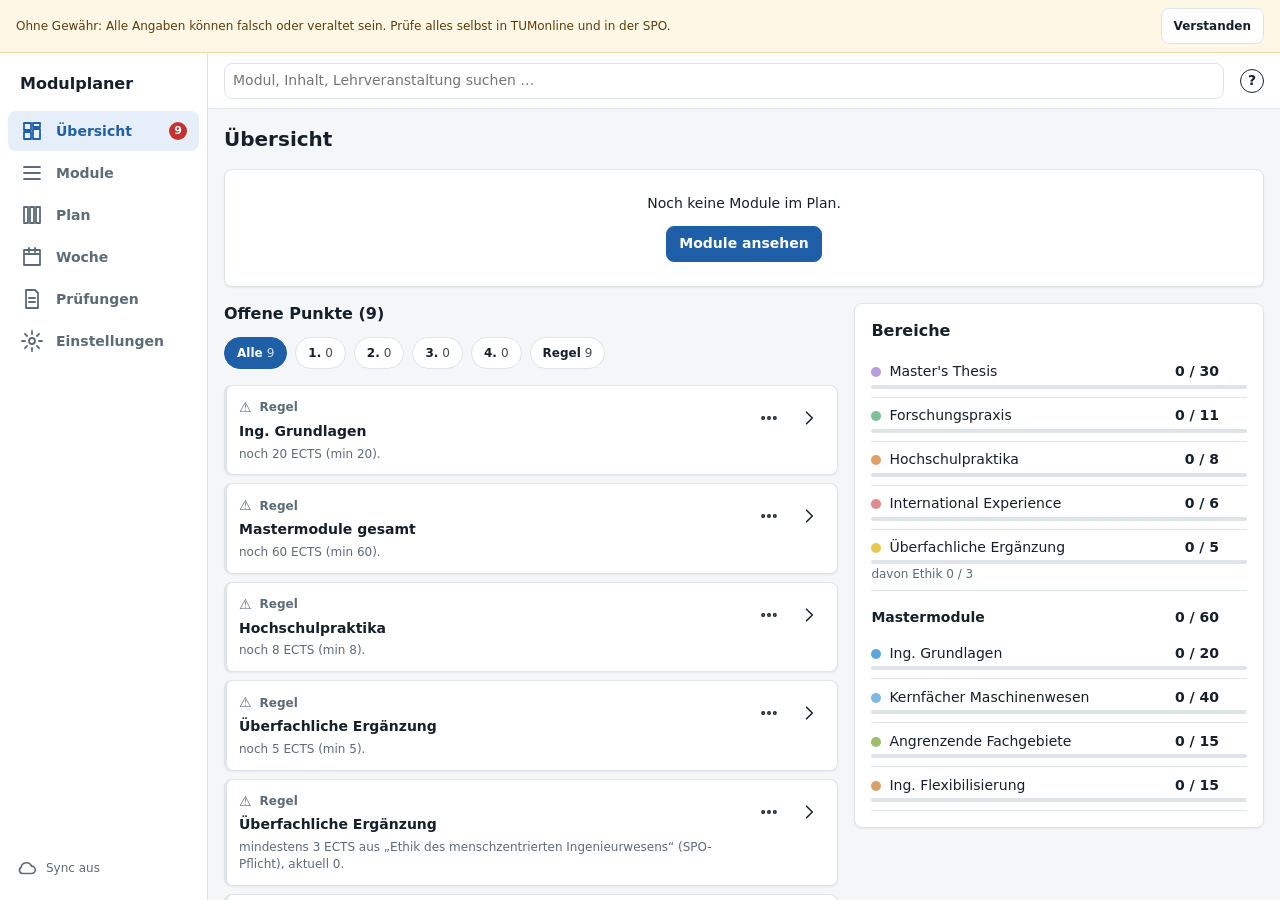
<file: index.html>
<!doctype html>
<html lang="de"><head><meta charset="utf-8"><title>Maschinenwesen M.Sc. – Modulplaner</title>
<meta name="viewport" content="width=device-width, initial-scale=1">
<script>location.replace('planner/TUM_Modulplaner.html' + location.search + location.hash);</script>
<noscript><meta http-equiv="refresh" content="0; url=planner/TUM_Modulplaner.html"></noscript>
</head><body><a href="planner/TUM_Modulplaner.html">Zum Modulplaner</a></body></html>
</file>
